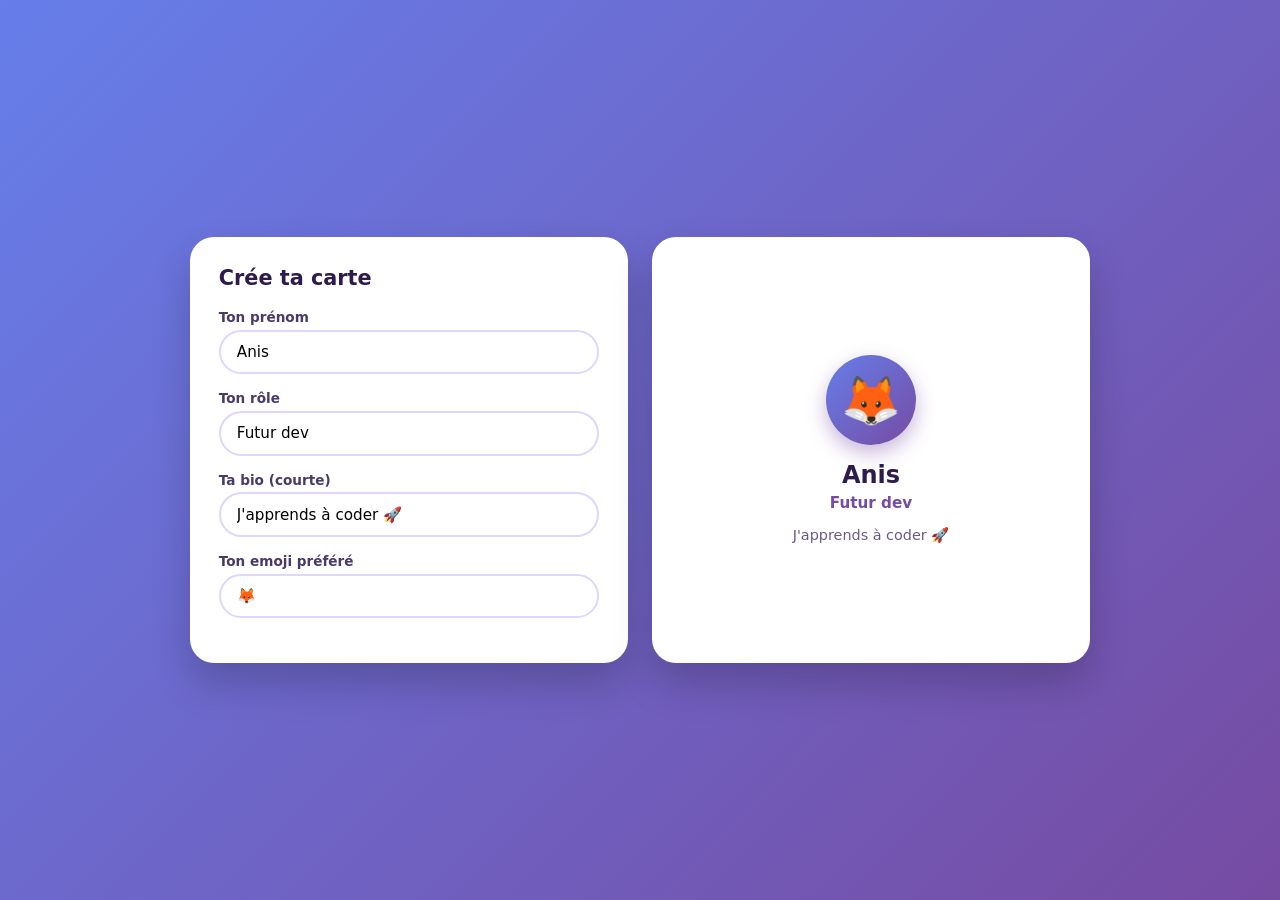
<file: index.html>
<!DOCTYPE html>
<html lang="fr">
<head>
    <meta charset="UTF-8">
    <meta name="viewport" content="width=device-width, initial-scale=1.0">
    <title>Ma Carte de Visite</title>
    <link href="./css/index.css" rel="stylesheet"/>
  
</head>
<body>

    <div class="container">
        <!-- LEFT: form inputs -->
        <div class="form-panel">
            <h2>Crée ta carte</h2>

            <div class="form-group">
                <label>Ton prénom</label>
                <input type="text" id="inputName" placeholder="Ex : Anis" value="Anis">
            </div>

            <div class="form-group">
                <label>Ton rôle</label>
                <input type="text" id="inputRole" placeholder="Ex : Futur dev" value="Futur dev">
            </div>

            <div class="form-group">
                <label>Ta bio (courte)</label>
                <input type="text" id="inputBio" placeholder="Ex : J'apprends à coder" value="J'apprends à coder 🚀">
            </div>

            <div class="form-group">
                <label>Ton emoji préféré</label>
                <input type="text" id="inputEmoji" placeholder="Ex : 🦊" value="🦊" maxlength="2">
            </div>
        </div>

        <!-- RIGHT: live preview -->
        <div class="card-panel" id="cardPanel">
            <div class="avatar" id="cardAvatar">🦊</div>
            <div class="card-name" id="cardName">Anis</div>
            <div class="card-role" id="cardRole">Futur dev</div>
            <div class="card-bio" id="cardBio">J'apprends à coder 🚀</div>
        </div>
    </div>

    <script src="./js/index.js">

    </script>

</body>
</html>
</file>
<file: css/index.css>
* {
          margin: 0;
          padding: 0;
          box-sizing: border-box;
          font-family: system-ui, -apple-system, 'Segoe UI', Roboto, sans-serif;
        }

        body {
          background: linear-gradient(135deg, #667eea 0%, #764ba2 100%);
          min-height: 100vh;
          display: flex;
          align-items: center;
          justify-content: center;
          padding: 1.5rem;
        }

        .container {
          display: grid;
          grid-template-columns: 1fr 1fr;
          gap: 1.5rem;
          max-width: 900px;
          width: 100%;
        }

        /* ----- INPUT FORM (left side) ----- */
        .form-panel {
          background: white;
          border-radius: 1.5rem;
          padding: 1.8rem;
          box-shadow: 0 20px 40px rgba(0, 0, 0, 0.2);
        }

        .form-panel h2 {
          color: #2d1b4e;
          margin-bottom: 1.2rem;
          font-size: 1.3rem;
        }

        .form-group {
          margin-bottom: 1rem;
        }

        .form-group label {
          display: block;
          font-weight: 600;
          color: #4a3a6a;
          margin-bottom: 0.3rem;
          font-size: 0.85rem;
        }

        .form-group input {
          width: 100%;
          padding: 0.7rem 1rem;
          border: 2px solid #e0d5ff;
          border-radius: 50px;
          font-size: 0.95rem;
          font-family: inherit;
          outline: none;
          transition: border-color 0.2s;
        }

        .form-group input:focus {
          border-color: #764ba2;
        }

        /* ----- PREVIEW CARD (right side) ----- */
        .card-panel {
          background: white;
          border-radius: 1.5rem;
          padding: 2rem 1.5rem;
          box-shadow: 0 20px 40px rgba(0, 0, 0, 0.2);
          text-align: center;
          display: flex;
          flex-direction: column;
          align-items: center;
          justify-content: center;
          transition: background 0.3s;
        }

        .avatar {
          width: 90px;
          height: 90px;
          border-radius: 50%;
          background: linear-gradient(135deg, #667eea, #764ba2);
          display: flex;
          align-items: center;
          justify-content: center;
          font-size: 3rem;
          margin-bottom: 1rem;
          box-shadow: 0 8px 20px rgba(118, 75, 162, 0.4);
        }

        .card-name {
          font-size: 1.5rem;
          font-weight: 700;
          color: #2d1b4e;
          margin-bottom: 0.3rem;
          word-break: break-word;
        }

        .card-role {
          font-size: 0.95rem;
          color: #764ba2;
          font-weight: 600;
          margin-bottom: 0.8rem;
        }

        .card-bio {
          font-size: 0.9rem;
          color: #6a5a8a;
          line-height: 1.4;
          max-width: 260px;
        }

        /* ----- RESPONSIVE ----- */
        @media (max-width: 700px) {
          .container {
            grid-template-columns: 1fr;
          }
        }
</file>
